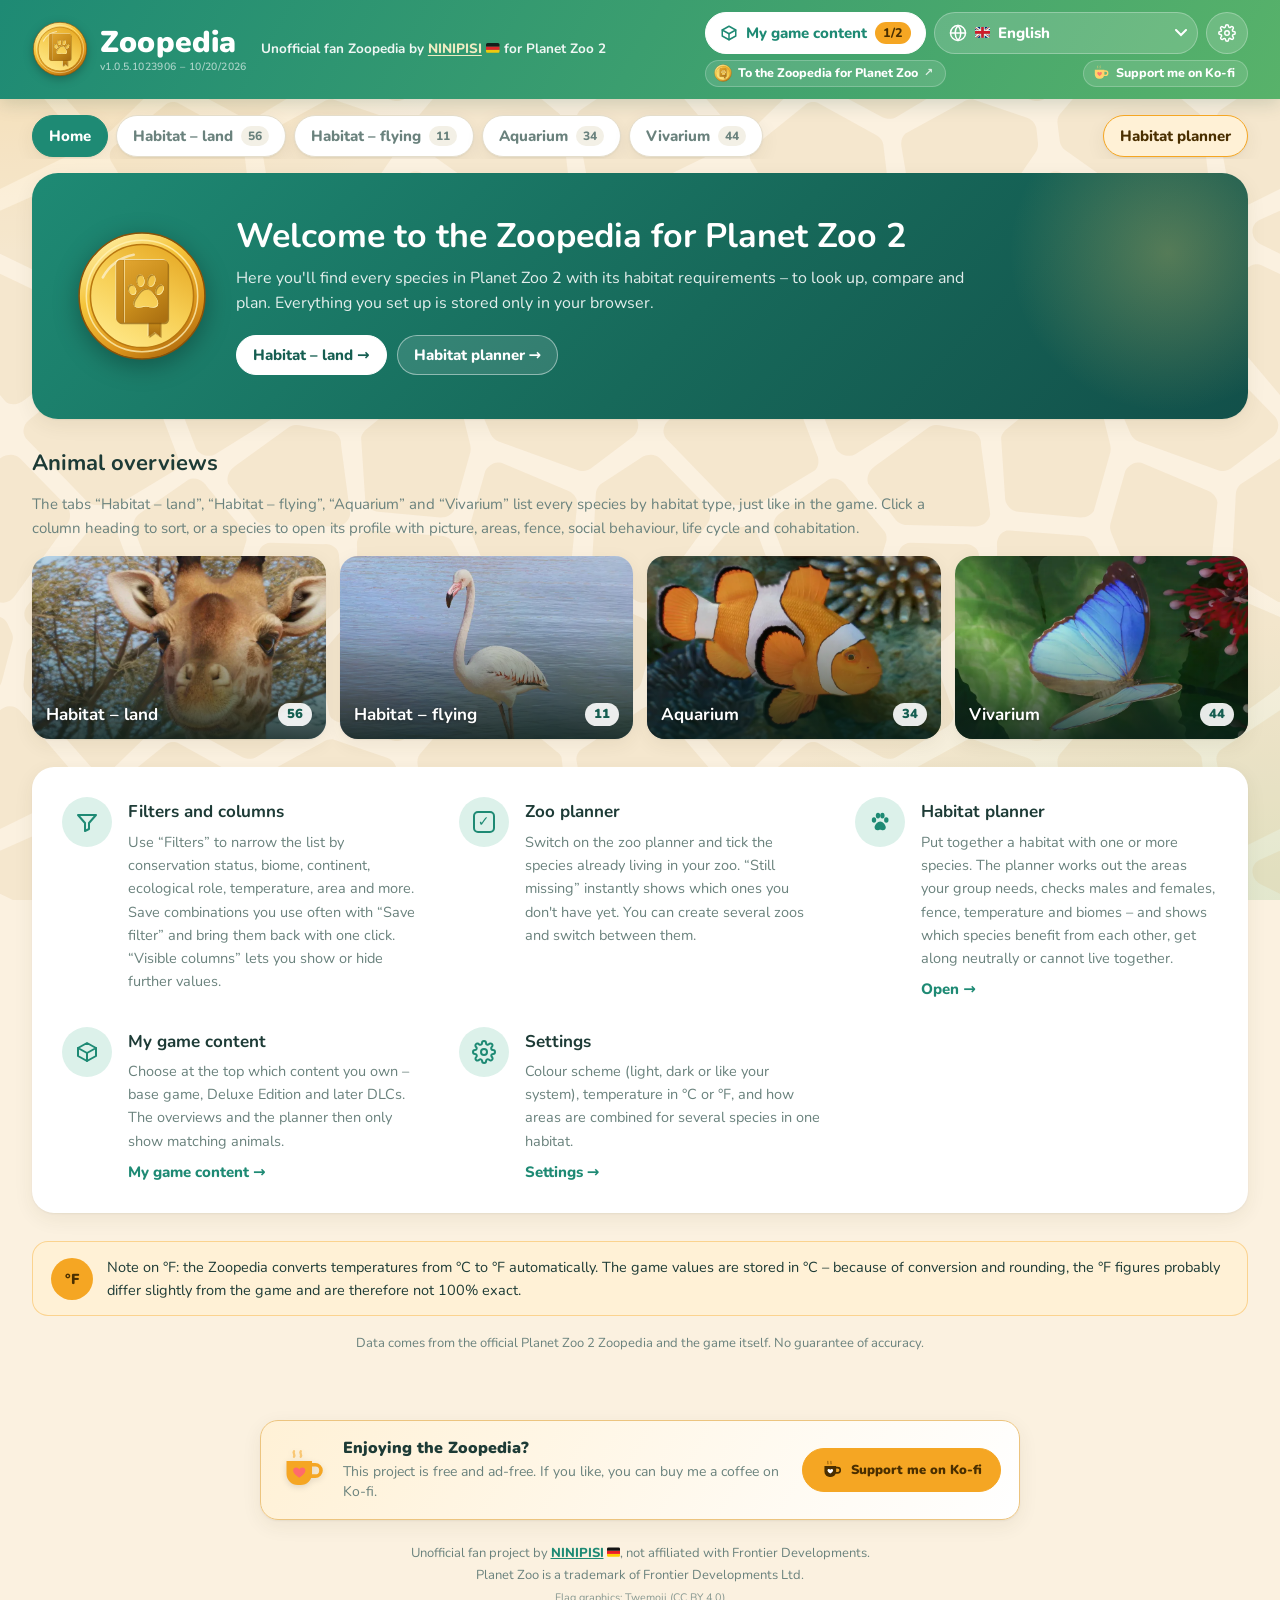
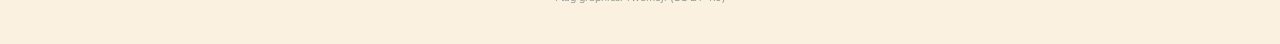
<file: index.html>
<!doctype html>
<html lang="de">
<head>
  <meta charset="utf-8">
  <meta name="viewport" content="width=device-width, initial-scale=1">
  <title>Zoopedia – Planet Zoo 2</title>
  <meta name="description" content="Inoffizielle Fan-Zoopedia für Planet Zoo 2: Gehege-Anforderungen, Tierdaten und Gehege-Planer.">
  <meta name="theme-color" content="#1e8a74">
  <!-- Seiten-Logo: Browser-Tab, Lesezeichen, Startbildschirm und Link-Vorschau -->
  <link rel="icon" type="image/svg+xml" href="assets/logo.svg">
  <link rel="icon" type="image/png" sizes="32x32" href="assets/icons/favicon-32.png">
  <link rel="icon" type="image/png" sizes="16x16" href="assets/icons/favicon-16.png">
  <link rel="shortcut icon" href="favicon.ico">
  <link rel="apple-touch-icon" sizes="180x180" href="assets/icons/apple-touch-icon.png">
  <link rel="manifest" href="site.webmanifest">
  <meta name="application-name" content="Zoopedia">
  <meta name="apple-mobile-web-app-title" content="Zoopedia">
  <meta property="og:type" content="website">
  <meta property="og:site_name" content="Zoopedia">
  <meta property="og:title" content="Zoopedia – Planet Zoo 2">
  <meta property="og:description" content="Inoffizielle Fan-Zoopedia für Planet Zoo 2: Gehege-Anforderungen, Tierdaten und Gehege-Planer.">
  <meta property="og:image" content="assets/icons/og-image.png">
  <meta property="og:image:width" content="1200">
  <meta property="og:image:height" content="630">
  <meta name="twitter:card" content="summary_large_image">
  <script>
    /* Farbschema sofort setzen, damit die Seite beim Laden nicht kurz falsch aufblitzt */
    try { var zs = JSON.parse(localStorage.getItem("zoopedia-pz2.v1") || "{}"); if (zs.theme === "light" || zs.theme === "dark") document.documentElement.setAttribute("data-theme", zs.theme); } catch (e) {}
  </script>
  <link rel="stylesheet" href="css/style.css">
</head>
<body>
  <header class="top">
    <div class="top-inner">
      <div class="brand">
        <a class="brand-home" href="#home" aria-label="Zoopedia">
          <img src="assets/logo.svg" alt="" width="56" height="56">
          <span class="brand-txt"><span class="brand-name">Zoopedia</span><span class="brand-ver" id="brandVer" hidden></span></span>
        </a>
        <span class="brand-tag" id="brandTag"></span>
      </div>
      <div class="top-right">
      <div class="top-actions">
        <button type="button" class="hdr-btn hdr-dlc" id="btnDlc" aria-haspopup="dialog">
          <svg class="ico" viewBox="0 0 24 24" fill="none" stroke="currentColor" stroke-width="2" stroke-linecap="round" stroke-linejoin="round" aria-hidden="true"><path d="M21 8l-9-5-9 5 9 5 9-5z"/><path d="M3 8v8l9 5 9-5V8"/><path d="M12 13v8"/></svg>
          <span class="lbl" id="btnDlcLabel"></span>
          <span class="count" id="btnDlcCount"></span>
        </button>
        <label class="hdr-btn hdr-lang">
          <svg class="ico" viewBox="0 0 24 24" fill="none" stroke="currentColor" stroke-width="2" stroke-linecap="round" aria-hidden="true"><circle cx="12" cy="12" r="10"/><path d="M2 12h20M12 2a15 15 0 0 1 0 20M12 2a15 15 0 0 0 0 20"/></svg>
          <select id="langSel"></select>
        </label>
        <button type="button" class="hdr-btn hdr-icon" id="btnSettings" aria-haspopup="dialog">
          <svg class="ico" viewBox="0 0 24 24" fill="none" stroke="currentColor" stroke-width="2" stroke-linecap="round" stroke-linejoin="round" aria-hidden="true"><circle cx="12" cy="12" r="3"/><path d="M19.4 15a1.7 1.7 0 0 0 .3 1.8l.1.1a2 2 0 1 1-2.8 2.8l-.1-.1a1.7 1.7 0 0 0-1.8-.3 1.7 1.7 0 0 0-1 1.5V21a2 2 0 1 1-4 0v-.1a1.7 1.7 0 0 0-1.1-1.5 1.7 1.7 0 0 0-1.8.3l-.1.1a2 2 0 1 1-2.8-2.8l.1-.1a1.7 1.7 0 0 0 .3-1.8 1.7 1.7 0 0 0-1.5-1H3a2 2 0 1 1 0-4h.1a1.7 1.7 0 0 0 1.5-1.1 1.7 1.7 0 0 0-.3-1.8l-.1-.1a2 2 0 1 1 2.8-2.8l.1.1a1.7 1.7 0 0 0 1.8.3h.1a1.7 1.7 0 0 0 1-1.5V3a2 2 0 1 1 4 0v.1a1.7 1.7 0 0 0 1 1.5 1.7 1.7 0 0 0 1.8-.3l.1-.1a2 2 0 1 1 2.8 2.8l-.1.1a1.7 1.7 0 0 0-.3 1.8v.1a1.7 1.7 0 0 0 1.5 1H21a2 2 0 1 1 0 4h-.1a1.7 1.7 0 0 0-1.5 1z"/></svg>
          <span class="lbl" id="btnSettingsLabel"></span>
        </button>
      </div>
        <div class="top-links">
          <a class="kofi-top sister-link" id="sisterLink" href="https://ninipisi.github.io/Planet-Zoo-Zoopedia-by-NINIPISI/#home" target="_blank" rel="noopener"></a>
          <a class="kofi-top" id="kofiTop" href="https://ko-fi.com/theniceguides" target="_blank" rel="noopener"></a>
        </div>
      </div>
    </div>
  </header>

  <nav class="tabs" id="tabs" role="tablist"></nav>
  <main id="view"></main>
  <footer id="footer"></footer>

  <dialog id="dlg" aria-labelledby="dlgTitle">
    <div class="dlg-head">
      <div><h2 id="dlgTitle"></h2><div class="dlg-tax" id="dlgTax" hidden></div><p class="dlg-sub" id="dlgSub" hidden></p></div>
      <button type="button" class="icon-btn" id="dlgX" aria-label="×">×</button>
    </div>
    <div class="dlg-body" id="dlgBody"></div>
    <div class="dlg-foot" id="dlgFoot"></div>
  </dialog>

  <script src="js/logic.js"></script>
  <script src="js/app.js"></script>
</body>
</html>
</file>
<file: css/style.css>
/* ===== Zoopedia für Planet Zoo 2 – Stil =====
   Alle Farben stehen als Variablen in :root (hell) und [data-theme="dark"] (dunkel).
   "Wie das System" = kein data-theme, dann entscheidet prefers-color-scheme. */

/* Flaggen-Emojis (Windows zeigt sonst nur Buchstaben). Twemoji, CC BY 4.0 – nur für Flaggen-Zeichen. */
@font-face { font-family: "Twemoji Country Flags"; font-display: swap; src: url("../fonts/TwemojiCountryFlags.woff2") format("woff2");
  unicode-range: U+1F1E6-1F1FF, U+1F3F4, U+E0062-E0063, U+E0065, U+E0067, U+E006C, U+E006E, U+E0073-E0074, U+E0077, U+E007F; }
@font-face { font-family: "Nunito"; font-weight: 200 1000; font-display: swap; src: url("../fonts/nunito-latin-wght-normal.woff2") format("woff2");
  unicode-range: U+0000-00FF,U+0131,U+0152-0153,U+02BB-02BC,U+02C6,U+02DA,U+02DC,U+2000-206F,U+20AC,U+2122,U+2191,U+2193,U+2212,U+2215,U+FEFF,U+FFFD; }
@font-face { font-family: "Nunito"; font-weight: 200 1000; font-display: swap; src: url("../fonts/nunito-latin-ext-wght-normal.woff2") format("woff2");
  unicode-range: U+0100-02BA,U+02BD-02C5,U+02C7-02CC,U+02CE-02D7,U+02DD-02FF,U+0304,U+0308,U+0329,U+1D00-1DBF,U+1E00-1E9F,U+1EF2-1EFF,U+2020,U+20A0-20AB,U+20AD-20C0,U+2113,U+2C60-2C7F,U+A720-A7FF; }
@font-face { font-family: "Nunito"; font-weight: 200 1000; font-display: swap; src: url("../fonts/nunito-cyrillic-wght-normal.woff2") format("woff2");
  unicode-range: U+0301,U+0400-045F,U+0490-0491,U+04B0-04B1,U+2116; }
@font-face { font-family: "Nunito"; font-weight: 200 1000; font-display: swap; src: url("../fonts/nunito-cyrillic-ext-wght-normal.woff2") format("woff2");
  unicode-range: U+0460-052F,U+1C80-1C88,U+20B4,U+2DE0-2DFF,U+A640-A69F,U+FE2E-FE2F; }

:root {
  --font: "Twemoji Country Flags", "Nunito", "Segoe UI", system-ui, -apple-system, "Hiragino Maru Gothic ProN", "Noto Sans JP", "Malgun Gothic", "Noto Sans KR",
          "PingFang SC", "Microsoft YaHei", "Noto Sans SC", "PingFang TC", "Microsoft JhengHei", "Noto Sans TC", "Leelawadee UI", "Noto Sans Thai", sans-serif;
  /* Hell (Standard): warmer Sand, frisches Grün-Türkis, sonniges Orange */
  --bg: #fbf1e0;
  --pattern: rgba(214, 168, 98, .14);
  --bg-deco-1: rgba(255, 196, 77, .22);
  --bg-deco-2: rgba(95, 179, 107, .16);
  --surface: #ffffff;
  --surface-2: #f3f0e6;
  --surface-3: #ebe7da;
  --line: #e4ddcb;
  --text: #1d3b36;
  --muted: #6a827d;
  --primary: #1e8a74;
  --primary-2: #2fa58a;
  --primary-ink: #ffffff;
  --primary-soft: #dcf1ea;
  --accent: #f5a623;
  --accent-soft: #fff1d6;
  --accent-ink: #4a2f00;
  --header-1: #1e8a74;
  --header-2: #58b26a;
  --header-ink: #ffffff;
  --good: #2e9e5b;
  --warn: #c77800;
  --bad: #d64933;
  --row-alt: #faf8f2;
  --row-hover: #fff4dc;
  --radius: 18px;
  --radius-s: 12px;
  --shadow: 0 1px 2px rgba(60, 50, 20, .06), 0 6px 20px rgba(60, 50, 20, .07);
  --shadow-lg: 0 20px 60px rgba(30, 40, 30, .25);
  color-scheme: light;
}

/* Dunkel: weiches Nacht-Türkis statt tiefem Schwarzblau */
@media (prefers-color-scheme: dark) {
  :root:not([data-theme="light"]) {
    --bg: #15282c; --pattern: rgba(255, 236, 200, .035); --bg-deco-1: rgba(255, 191, 71, .10); --bg-deco-2: rgba(76, 195, 165, .10);
    --surface: #1d343a; --surface-2: #233e44; --surface-3: #2a4950; --line: rgba(220, 245, 238, .12);
    --text: #eef6f3; --muted: #a2bdb8; --primary: #4cc3a5; --primary-2: #6fd6bb; --primary-ink: #0c2621; --primary-soft: rgba(76, 195, 165, .16);
    --accent: #ffbf47; --accent-soft: rgba(255, 191, 71, .14); --accent-ink: #3a2600;
    --header-1: #17594e; --header-2: #2c6e45; --header-ink: #ffffff;
    --good: #7fd69a; --warn: #ffc15c; --bad: #ff8a73; --row-alt: rgba(255,255,255,.025); --row-hover: rgba(255, 191, 71, .09);
    --shadow: 0 1px 2px rgba(0,0,0,.2), 0 8px 24px rgba(0,0,0,.22); --shadow-lg: 0 20px 60px rgba(0,0,0,.5);
    color-scheme: dark;
  }
}
:root[data-theme="dark"] {
  --bg: #15282c; --pattern: rgba(255, 236, 200, .035); --bg-deco-1: rgba(255, 191, 71, .10); --bg-deco-2: rgba(76, 195, 165, .10);
  --surface: #1d343a; --surface-2: #233e44; --surface-3: #2a4950; --line: rgba(220, 245, 238, .12);
  --text: #eef6f3; --muted: #a2bdb8; --primary: #4cc3a5; --primary-2: #6fd6bb; --primary-ink: #0c2621; --primary-soft: rgba(76, 195, 165, .16);
  --accent: #ffbf47; --accent-soft: rgba(255, 191, 71, .14); --accent-ink: #3a2600;
  --header-1: #17594e; --header-2: #2c6e45; --header-ink: #ffffff;
  --good: #7fd69a; --warn: #ffc15c; --bad: #ff8a73; --row-alt: rgba(255,255,255,.025); --row-hover: rgba(255, 191, 71, .09);
  --shadow: 0 1px 2px rgba(0,0,0,.2), 0 8px 24px rgba(0,0,0,.22); --shadow-lg: 0 20px 60px rgba(0,0,0,.5);
  color-scheme: dark;
}

* { box-sizing: border-box; }
html {
  background:
    radial-gradient(800px 420px at 0% 0%, var(--bg-deco-1), transparent 60%),
    radial-gradient(900px 520px at 100% 100%, var(--bg-deco-2), transparent 60%),
    var(--bg);
  background-attachment: fixed;
}
body { margin: 0; font-family: var(--font); color: var(--text); font-size: 15px; line-height: 1.5; min-height: 100vh; }
/* Hintergrund: Fleckenmuster im Stil einer Massai-Giraffe (eigene Grafik, assets/giraffe-muster.svg) */
body::before { content: ""; position: fixed; inset: 0; z-index: -1; pointer-events: none; background: var(--pattern);
  -webkit-mask: url("../assets/giraffe-muster.svg") 0 0 / 640px 640px repeat; mask: url("../assets/giraffe-muster.svg") 0 0 / 640px 640px repeat; }
button, input, select { font: inherit; color: inherit; }
a { color: var(--primary); font-weight: 800; }
:focus-visible { outline: 3px solid var(--accent); outline-offset: 2px; }
[hidden] { display: none !important; }
.ico { width: 18px; height: 18px; flex: none; }

/* ---- Kopfzeile ---- */
.top { background: linear-gradient(120deg, var(--header-1), var(--header-2)); color: var(--header-ink); box-shadow: 0 4px 18px rgba(20, 70, 50, .18); }
.top-inner { max-width: 1700px; margin: 0 auto; display: flex; align-items: center; justify-content: space-between; gap: 16px; padding: 12px clamp(14px, 3vw, 32px); }
.brand { display: flex; align-items: center; gap: 4px 14px; min-width: 0; flex-wrap: wrap; }
.brand-home { display: flex; align-items: center; gap: 12px; text-decoration: none; color: inherit; }
.brand-home img { width: 56px; height: 56px; filter: drop-shadow(0 3px 5px rgba(0,0,0,.25)); flex: none; }
.brand-name { font-weight: 900; font-size: clamp(22px, 3vw, 30px); letter-spacing: .2px; }
.brand-tag { font-size: 13.5px; font-weight: 700; opacity: .92; }
.brand-tag a { color: #fff3c9; text-decoration: underline; text-underline-offset: 2px; }
.brand-tag a:hover { color: #fff; }
.top-actions { display: flex; align-items: center; gap: 8px; flex: none; }
.hdr-btn {
  display: inline-flex; align-items: center; gap: 8px; height: 42px; padding: 0 14px; border-radius: 999px; cursor: pointer;
  background: rgba(255,255,255,.16); border: 1.5px solid rgba(255,255,255,.28); color: #fff; font-weight: 800; white-space: nowrap;
  transition: background .15s, border-color .15s;
}
.hdr-btn:hover { background: rgba(255,255,255,.26); border-color: rgba(255,255,255,.5); }
.hdr-dlc { background: #fff; color: var(--header-1); border-color: #fff; }
.hdr-dlc:hover { background: #fff8e6; border-color: #fff8e6; }
:root[data-theme="dark"] .hdr-dlc { color: #17594e; }
.hdr-dlc .count { background: var(--accent); color: var(--accent-ink); border-radius: 999px; padding: 0 8px; font-size: 12.5px; line-height: 22px; }
.hdr-icon { width: 42px; padding: 0; justify-content: center; }
.hdr-icon .lbl { display: none; }
.hdr-lang { padding-right: 6px; }
.hdr-lang select { appearance: none; background: transparent; border: 0; cursor: pointer; font-weight: 800; color: #fff; padding: 8px 22px 8px 0;
  background-image: url("data:image/svg+xml,%3Csvg xmlns='http://www.w3.org/2000/svg' width='12' height='8' viewBox='0 0 12 8'%3E%3Cpath d='M1 1l5 5 5-5' fill='none' stroke='%23ffffff' stroke-width='2' stroke-linecap='round'/%3E%3C/svg%3E");
  background-repeat: no-repeat; background-position: right 4px center; max-width: 220px; }
.hdr-lang select option { color: #1d3b36; background: #fff; }

/* ---- Tabs ---- */
.tabs { max-width: 1700px; margin: 0 auto; display: flex; gap: 8px; padding: 16px clamp(14px, 3vw, 32px) 2px; overflow-x: auto; scrollbar-width: thin; }
.tab {
  flex: none; display: inline-flex; align-items: center; gap: 8px; height: 42px; padding: 0 16px; border-radius: 999px; cursor: pointer;
  background: var(--surface); border: 1.5px solid var(--line); font-weight: 800; color: var(--muted); white-space: nowrap; box-shadow: var(--shadow);
}
.tab:hover { color: var(--text); border-color: var(--primary); }
.tab[aria-selected="true"] { background: var(--primary); border-color: var(--primary); color: var(--primary-ink); }
.tab .badge { min-width: 24px; padding: 0 7px; border-radius: 999px; background: var(--surface-2); color: var(--muted); font-size: 12px; text-align: center; line-height: 20px; }
.tab[aria-selected="true"] .badge { background: rgba(255,255,255,.25); color: inherit; }
.tab.empty-tab { opacity: .7; }
.tab.planner { margin-left: auto; background: var(--accent-soft); border-color: var(--accent); color: var(--accent-ink); }
:root[data-theme="dark"] .tab.planner { color: var(--accent); }
@media (prefers-color-scheme: dark) { :root:not([data-theme="light"]) .tab.planner { color: var(--accent); } }
.tab.planner[aria-selected="true"],
:root[data-theme="dark"] .tab.planner[aria-selected="true"] { background: var(--accent); color: var(--accent-ink); }
@media (prefers-color-scheme: dark) { :root:not([data-theme="light"]) .tab.planner[aria-selected="true"] { color: var(--accent-ink); } }

main { padding: 14px clamp(14px, 3vw, 32px) 40px; max-width: 1700px; margin: 0 auto; }
.banner { display: flex; gap: 10px; align-items: flex-start; background: var(--accent-soft); border: 1.5px solid color-mix(in srgb, var(--accent) 45%, transparent); color: var(--text); padding: 10px 14px; border-radius: var(--radius-s); margin-bottom: 12px; font-weight: 700; font-size: 14px; }
.lead { color: var(--muted); margin: 2px 2px 12px; font-size: 14px; }

/* ---- Karten / Buttons ---- */
.card { background: var(--surface); border: 1.5px solid var(--line); border-radius: var(--radius); box-shadow: var(--shadow); }
.btn { display: inline-flex; align-items: center; gap: 8px; height: 40px; padding: 0 16px; border-radius: 999px; cursor: pointer; font-weight: 800; white-space: nowrap;
  background: var(--surface); border: 1.5px solid var(--line); color: var(--text); }
.btn:hover { border-color: var(--primary); }
.btn[aria-expanded="true"] { background: var(--primary-soft); border-color: var(--primary); }
.btn-primary { background: var(--primary); border-color: var(--primary); color: var(--primary-ink); }
.btn-primary:hover { background: var(--primary-2); border-color: var(--primary-2); }
.btn-quiet { background: transparent; border-color: transparent; color: var(--muted); }
.btn-quiet:hover { color: var(--text); border-color: var(--line); }
.btn .pill { background: var(--accent); color: var(--accent-ink); border-radius: 999px; padding: 0 8px; font-size: 12px; line-height: 20px; }
.danger { color: var(--bad); }
.btn.danger:hover { border-color: var(--bad); }
.icon-btn { width: 36px; height: 36px; border-radius: 10px; cursor: pointer; background: transparent; border: 1.5px solid var(--line); color: var(--muted); font-size: 20px; line-height: 1; flex: none; }
.icon-btn:hover { color: var(--bad); border-color: var(--bad); }

/* ---- Werkzeugleiste + Filter ---- */
.toolbar { display: flex; align-items: center; gap: 10px; flex-wrap: wrap; padding: 12px; }
.search { flex: 1 1 280px; max-width: 520px; position: relative; display: block; }
.search input { width: 100%; height: 44px; border-radius: 999px; padding: 0 16px 0 44px; background: var(--surface-2); border: 1.5px solid transparent; }
.search input:focus { background: var(--surface); border-color: var(--primary); outline: none; }
.search input::placeholder { color: var(--muted); }
.search svg { position: absolute; left: 15px; top: 13px; width: 18px; height: 18px; color: var(--muted); }
.toolbar .spacer { flex: 1; }
.filter-panel { border-top: 1.5px solid var(--line); padding: 16px 18px 18px; display: grid; grid-template-columns: repeat(auto-fit, minmax(250px, 1fr)); gap: 18px 26px; }
.f-block h4 { margin: 0 0 8px; font-size: 13px; color: var(--muted); font-weight: 800; display: flex; align-items: center; gap: 6px; }
.f-hint { font-size: 12.5px; color: var(--muted); margin: 6px 0 0; }
.chips { display: flex; flex-wrap: wrap; gap: 6px; }
.chip { display: inline-flex; align-items: center; gap: 6px; height: 32px; padding: 0 12px; border-radius: 999px; background: var(--surface-2); border: 1.5px solid transparent; cursor: pointer; font-size: 13px; font-weight: 700; color: var(--text); }
.chip:hover { border-color: var(--line); }
.chip[aria-pressed="true"] { background: var(--primary-soft); border-color: var(--primary); }
.chip[aria-pressed="true"]::before { content: "✓"; color: var(--primary); font-weight: 900; }
.range-row { display: flex; align-items: center; gap: 8px; flex-wrap: wrap; }
.range-row label { display: inline-flex; align-items: center; gap: 6px; font-size: 13px; color: var(--muted); font-weight: 700; }
.num-in, .sel-in { height: 38px; border-radius: 10px; background: var(--surface-2); border: 1.5px solid transparent; padding: 0 10px; width: 96px; color: var(--text); }
.num-in:focus, .sel-in:focus { border-color: var(--primary); outline: none; background: var(--surface); }
.sel-in { width: auto; min-width: 140px; }
.check { display: inline-flex; align-items: center; gap: 8px; cursor: pointer; font-weight: 700; font-size: 14px; }
.check input { width: 18px; height: 18px; accent-color: var(--primary); }
.seg { display: inline-flex; padding: 3px; gap: 3px; background: var(--surface-2); border-radius: 999px; flex-wrap: wrap; }
.seg button { height: 32px; padding: 0 14px; border-radius: 999px; border: 0; background: transparent; cursor: pointer; font-weight: 800; font-size: 13px; color: var(--muted); }
.seg button[aria-pressed="true"] { background: var(--surface); color: var(--text); box-shadow: var(--shadow); }

/* ---- Tabelle ---- */
.table-meta { display: flex; justify-content: space-between; align-items: center; gap: 12px; margin: 16px 4px 8px; flex-wrap: wrap; color: var(--muted); font-weight: 800; font-size: 14px; }
.table-wrap { border-radius: var(--radius); border: 1.5px solid var(--line); overflow: auto; max-height: calc(100vh - 150px); background: var(--surface); box-shadow: var(--shadow); }
table.data { border-collapse: separate; border-spacing: 0; width: max-content; min-width: 100%; font-size: 14px; }
.data th, .data td { padding: 9px 12px; text-align: center; border-bottom: 1px solid var(--line); white-space: nowrap; }
.data thead th { position: sticky; background: var(--surface-2); z-index: 3; font-weight: 800; }
.data thead tr.grp th { top: 0; font-size: 12px; color: var(--primary); text-transform: uppercase; letter-spacing: .5px; border-left: 1px solid var(--line); background: var(--surface-3); }
.data thead tr.grp th[title] { cursor: help; }
.data thead tr.cols th { top: var(--grp-h, 36px); font-size: 13px; white-space: normal; vertical-align: bottom; line-height: 1.25; min-width: 86px; color: var(--text); }
.data th .u { color: var(--muted); font-weight: 700; font-size: 12px; }
.data th.sortable { cursor: pointer; user-select: none; }
.data th.sortable:hover { background: var(--primary-soft); }
.sort-arrow { display: inline-block; width: 12px; margin-left: 3px; color: var(--primary); font-size: 11px; }
.data td.left, .data th.left { text-align: left; }
.data tbody tr { cursor: pointer; }
.data tbody tr:nth-child(even) td { background: var(--row-alt); }
.data tbody tr:hover td { background: var(--row-hover); }
.data .sticky { position: sticky; left: 0; z-index: 2; box-shadow: 1px 0 0 var(--line); }
.data thead th.sticky { z-index: 5; }
.data tbody td.sticky { background: var(--surface); }
.data tbody tr:nth-child(even) td.sticky { background: color-mix(in srgb, var(--surface) 92%, var(--surface-2)); }
.data tbody tr:hover td.sticky { background: var(--row-hover); }
.data td.name { font-weight: 800; min-width: 210px; text-align: left; color: var(--text); }
.data td.name .nm { border-bottom: 1.5px dashed transparent; }
.data tbody tr:hover td.name .nm { border-bottom-color: var(--primary); }
.zero { color: var(--muted); opacity: .7; }
.mini { display: inline-flex; flex-wrap: wrap; gap: 4px; justify-content: center; max-width: 240px; white-space: normal; }
.tag { display: inline-flex; align-items: center; gap: 5px; padding: 1px 9px; border-radius: 999px; font-size: 12px; font-weight: 800; background: var(--surface-2); color: var(--text); }
.tag::before { content: ""; width: 7px; height: 7px; border-radius: 50%; background: var(--dot, var(--muted)); }
.tag.c { --dot: #3aa0c8; }
.b-desert { --dot: #e8a043; } .b-savannah { --dot: #c8b630; } .b-temperate { --dot: #5cb85c; } .b-taiga { --dot: #1f8a6a; }
.b-tundra { --dot: #8fc7e8; } .b-tropical { --dot: #20c29a; } .b-wetlands { --dot: #7a9a3a; } .b-lakesRivers { --dot: #3d8bfd; }
.b-estuarine { --dot: #6aa6a0; } .b-mangrove { --dot: #4f7d3b; } .b-reef { --dot: #ff7f6e; } .b-openSea { --dot: #1f5fbf; }
/* Arterhaltungszustand: Kürzel-Knopf wie im Spiel (Form aus der Spielgrafik, Farben aus den Einzelgrafiken) */
.st { --st: #b4a96e; display: inline-grid; place-items: center; width: 34px; height: 32px; flex: none; position: relative; cursor: help; vertical-align: middle; }
.st::before { content: ""; position: absolute; inset: 0; background: var(--st);
  -webkit-mask: url("../assets/status/badge-mask.png") center / 100% 100% no-repeat; mask: url("../assets/status/badge-mask.png") center / 100% 100% no-repeat; }
.st-code { position: relative; color: #fff; font-weight: 800; font-size: 13px; letter-spacing: .3px; text-shadow: 0 1px 1px rgba(60, 40, 20, .35); }
.st-ew { --st: #c16fa5; } .st-cr { --st: #b85a5a; } .st-en { --st: #eb8d01; } .st-vu { --st: #e6c036; } .st-nt { --st: #bdac34; }
.st-lc { --st: #b4a96e; } .st-dom { --st: #9e9777; } .st-dd { --st: #e7c48e; } .st-ne { --st: #e0ccac; }
.st-wrap { display: inline-flex; align-items: center; gap: 8px; font-weight: 800; }
.chip .st { width: 26px; height: 24px; } .chip .st-code { font-size: 10.5px; }
/* Anforderungs-Icons aus dem Spiel (weiß) auf dunkler Kachel */
.req-ic { display: inline-grid; place-items: center; width: 26px; height: 26px; border-radius: 6px; background: #1f5f5b; flex: none; vertical-align: middle; }
.req-ic img { width: 20px; height: 20px; display: block; }
.data th.has-ic { vertical-align: top; }
.data th.has-ic .req-ic { display: grid; margin: 0 auto 5px; width: 30px; height: 30px; }
.data th.has-ic .req-ic img { width: 24px; height: 24px; }
.data th .th-l { display: inline; }
/* Biome als quadratische Spiel-Icons */
.bi-ic { width: 26px; height: 26px; border-radius: 5px; display: inline-block; vertical-align: middle; box-shadow: 0 0 0 1px rgba(0,0,0,.08); cursor: help; }
.bi-list { display: inline-flex; gap: 3px; flex-wrap: wrap; justify-content: center; max-width: 150px; }
.bi-tag { display: inline-flex; align-items: center; gap: 6px; padding: 2px 10px 2px 2px; border-radius: 8px; background: var(--surface-2); font-size: 12.5px; font-weight: 800; }
.bi-tag .bi-ic { width: 24px; height: 24px; cursor: default; }
.chip .bi-ic { width: 22px; height: 22px; margin-left: -6px; }
/* Gäste können durchgehen: Haken / Kreuz wie in der offiziellen Zoopedia */
.walk-ic { width: 24px; height: 24px; vertical-align: middle; cursor: help; }
.walk-dd { display: inline-flex; align-items: center; gap: 6px; }
.walk-dd .walk-ic { width: 20px; height: 20px; }
.dlc-tag { font-size: 12px; font-weight: 800; padding: 2px 10px; border-radius: 999px; background: var(--surface-2); color: var(--muted); }
.dlc-tag.deluxe { background: var(--accent-soft); color: var(--accent-ink); }
:root[data-theme="dark"] .dlc-tag.deluxe { color: var(--accent); }
@media (prefers-color-scheme: dark) { :root:not([data-theme="light"]) .dlc-tag.deluxe { color: var(--accent); } }
.gift { width: 22px; height: auto; vertical-align: -4px; margin-left: 7px; cursor: help; }
.gift-tag::before { display: none; } .gift-tag .gift { margin: 0; width: 18px; }
.empty { padding: 36px 20px; text-align: center; color: var(--muted); font-weight: 700; }

/* ---- Spalten-Menü ---- */
.menu { position: relative; }
.menu > summary { list-style: none; }
.menu > summary::-webkit-details-marker { display: none; }
.menu-pop { position: absolute; right: 0; top: 46px; z-index: 30; width: 300px; max-height: 65vh; overflow: auto; padding: 14px 16px; display: grid; gap: 6px;
  background: var(--surface); border: 1.5px solid var(--line); border-radius: var(--radius-s); box-shadow: var(--shadow-lg); }
.menu-pop h5 { margin: 8px 0 2px; font-size: 12px; color: var(--primary); text-transform: uppercase; letter-spacing: .5px; }
.menu-pop h5:first-child { margin-top: 0; }

/* ---- Planer ---- */
.planner-grid { display: grid; grid-template-columns: minmax(0, 1.5fr) minmax(300px, 1fr); gap: 16px; align-items: start; }
.planner-card { padding: 18px; }
.planner-card h2 { margin: 0 0 6px; font-size: 20px; }
.hint { color: var(--muted); margin: 0 0 14px; }
.p-row { display: grid; grid-template-columns: minmax(180px, 1fr) 96px 96px 64px 40px; gap: 10px; align-items: end; padding: 12px; border-radius: 14px; background: var(--surface-2); margin-bottom: 10px; }
.p-row label { display: grid; gap: 4px; font-size: 12px; color: var(--muted); font-weight: 800; }
.p-row .sel-in, .p-row .num-in { width: 100%; background: var(--surface); font-size: 15px; font-weight: 700; }
.p-total { text-align: center; font-weight: 900; font-size: 18px; padding-bottom: 6px; color: var(--text); }
.p-notes { grid-column: 1 / -1; display: grid; gap: 3px; margin-top: 2px; font-size: 13px; font-weight: 700; }
.note-ok { color: var(--good); } .note-warn { color: var(--warn); } .note-bad { color: var(--bad); } .note-muted { color: var(--muted); font-weight: 600; }
.p-needs { grid-column: 1 / -1; display: flex; flex-wrap: wrap; gap: 6px; }
.stat { display: inline-flex; gap: 6px; align-items: baseline; padding: 3px 10px; border-radius: 999px; background: var(--surface); font-size: 12.5px; font-weight: 700; }
.stat b { font-weight: 900; }
.result-list { display: grid; gap: 8px; }
.res-tile { display: flex; justify-content: space-between; align-items: baseline; gap: 12px; padding: 12px 14px; border-radius: 12px; background: var(--surface-2); }
.res-tile .k { color: var(--muted); font-weight: 800; }
.res-tile .v { font-weight: 900; font-size: 20px; }
.res-tile .v small { font-size: 12px; color: var(--muted); font-weight: 700; margin-left: 3px; }
.res-sec { margin: 16px 0 6px; font-size: 12px; font-weight: 800; color: var(--primary); text-transform: uppercase; letter-spacing: .5px; }
.fence-line { padding: 10px 14px; border-radius: 12px; background: var(--surface-2); font-weight: 700; }
.row-actions { display: flex; gap: 10px; flex-wrap: wrap; margin-top: 6px; align-items: center; }

/* ---- Dialog ---- */
dialog { border: 0; border-radius: 22px; background: var(--surface); color: var(--text); padding: 0; width: min(560px, 94vw); max-height: 90vh; box-shadow: var(--shadow-lg); }
dialog.wide { width: min(860px, 94vw); }
dialog[open] { display: flex; flex-direction: column; }
dialog::backdrop { background: rgba(20, 35, 30, .45); backdrop-filter: blur(3px); }
.dlg-head { display: flex; justify-content: space-between; align-items: flex-start; gap: 12px; padding: 20px 22px 6px; }
.dlg-head h2 { margin: 0; font-size: 22px; line-height: 1.2; }
.dlg-tax { margin: 6px 0 0; }
.tax { display: flex; flex-wrap: wrap; gap: 2px 16px; font-size: 13.5px; color: var(--muted); line-height: 1.5; }
.tax b { font-weight: 800; font-style: italic; color: var(--text); }
.tax i { font-style: italic; font-weight: 500; }
.dlg-sub { margin: 4px 0 0; color: var(--muted); font-size: 13.5px; font-weight: 700; }
.dlg-body { padding: 8px 22px 18px; display: grid; gap: 18px; overflow: auto; }
.dlg-body h3 { margin: 0 0 8px; font-size: 13px; color: var(--primary); text-transform: uppercase; letter-spacing: .5px; }
.opt-list { display: grid; gap: 8px; }
.opt { display: flex; align-items: center; gap: 12px; padding: 12px 14px; border-radius: 14px; background: var(--surface-2); border: 1.5px solid transparent; cursor: pointer; font-weight: 800; }
.opt:has(input:checked) { border-color: var(--primary); background: var(--primary-soft); }
.opt input { width: 20px; height: 20px; accent-color: var(--primary); }
.opt small { margin-left: auto; color: var(--muted); font-weight: 700; }
.dlg-foot { display: flex; justify-content: space-between; gap: 10px; padding: 14px 22px 20px; border-top: 1.5px solid var(--line); flex-wrap: wrap; align-items: center; }
.dlg-foot .grow { flex: 1; }
.warn-box { padding: 10px 14px; border-radius: 12px; background: color-mix(in srgb, var(--bad) 12%, transparent); color: var(--bad); font-weight: 800; font-size: 14px; }

/* Detailansicht */
.d-hero { display: grid; grid-template-columns: 240px 1fr; gap: 16px; align-items: start; }
.d-hero-info { display: grid; gap: 10px; align-content: start; }
.d-img { margin: 0; aspect-ratio: 4 / 3; border-radius: 14px; overflow: hidden; background: var(--surface-2); }
.d-img img { width: 100%; height: 100%; object-fit: cover; display: block; }
.d-img-ph { height: 100%; display: flex; flex-direction: column; align-items: center; justify-content: center; gap: 8px; padding: 12px; text-align: center;
  color: var(--muted); font-size: 12.5px; font-weight: 700; border: 2px dashed var(--line); border-radius: 14px;
  background: repeating-linear-gradient(135deg, transparent 0 12px, color-mix(in srgb, var(--line) 35%, transparent) 12px 24px); }
.d-img-ph svg { width: 42px; height: 42px; opacity: .55; }
@media (max-width: 560px) { .d-hero { grid-template-columns: 1fr; } .d-img { max-width: 280px; } }
.badges { display: flex; flex-wrap: wrap; gap: 6px; align-items: center; }
.detail-grid { display: grid; grid-template-columns: repeat(auto-fit, minmax(240px, 1fr)); gap: 14px; }
.d-sec { background: var(--surface-2); border-radius: 14px; padding: 12px 14px; }
.d-sec h3 { margin-bottom: 6px; }
.d-sec dl { display: grid; grid-template-columns: 1fr auto; gap: 4px 12px; margin: 0; font-size: 14px; }
.d-sec dt { color: var(--muted); font-weight: 700; }
.d-sec dd { margin: 0; font-weight: 800; text-align: right; }
.area-table { width: 100%; border-collapse: collapse; font-size: 13.5px; }
.area-table th, .area-table td { padding: 6px 8px; text-align: right; border-bottom: 1px solid var(--line); }
.area-table th:first-child, .area-table td:first-child { text-align: left; }
.area-table thead th { color: var(--muted); font-size: 12px; font-weight: 800; }
.area-table td { font-weight: 800; }
.area-table td:first-child { color: var(--muted); font-weight: 700; }

footer { padding: 26px clamp(14px, 3vw, 32px) 36px; color: var(--muted); font-size: 13px; text-align: center; line-height: 1.7; }
footer small { opacity: .8; }

@media (max-width: 900px) {
  .planner-grid { grid-template-columns: 1fr; }
  .p-row { grid-template-columns: 1fr 1fr 1fr; }
  .p-row .sp { grid-column: 1 / -1; }
  .table-wrap { max-height: none; }
  .data td.name { min-width: 150px; }
  .tab.planner { margin-left: 0; }
}
@media (max-width: 720px) {
  .top-inner { flex-wrap: wrap; }
  .top-actions { width: 100%; flex-wrap: wrap; }
  .hdr-dlc { flex: 1 1 100%; justify-content: center; }
  .hdr-lang { flex: 1; min-width: 0; }
  .hdr-lang select { max-width: none; width: 100%; }
  .brand-home img { width: 46px; height: 46px; }
}
@media (prefers-reduced-motion: reduce) { * { transition: none !important; scroll-behavior: auto !important; } }
.d-hero .mini { justify-content: flex-start; max-width: none; }

/* Gespeicherte Filter */
.presets { display: flex; align-items: center; gap: 8px; flex-wrap: wrap; padding: 0 12px 12px; }
.presets-lbl { font-size: 13px; font-weight: 800; color: var(--muted); }
.preset-wrap { display: inline-flex; align-items: center; }
.preset-wrap .chip { border-top-right-radius: 0; border-bottom-right-radius: 0; padding-right: 8px; }
.preset-x { height: 32px; width: 28px; border: 1.5px solid transparent; border-left: 1px solid var(--line); background: var(--surface-2); color: var(--muted);
  border-radius: 0 999px 999px 0; cursor: pointer; font-size: 16px; line-height: 1; }
.preset-x:hover { color: var(--bad); }
.preset-wrap:has(.chip[aria-pressed="true"]) .preset-x { background: var(--primary-soft); border-color: var(--primary); border-left-color: var(--primary); }
.preset-add { background: transparent; border: 1.5px dashed var(--line); color: var(--primary); cursor: pointer; }
.preset-add:hover { border-color: var(--primary); }
.preset-add.muted { color: var(--muted); }
.presets .menu-pop { top: 40px; }

/* Wissenschaftlicher Name unter dem Tiernamen in der Tabelle */
.data td.name .sci { display: block; font-size: 12px; font-weight: 500; font-style: italic; color: var(--muted); margin-top: 1px; }
.tax-sci { flex-basis: 100%; }

/* Vergesellschaftung im Tierprofil */
.rel-row { display: grid; grid-template-columns: minmax(150px, 220px) 1fr; gap: 6px 14px; align-items: start; padding: 4px 0; }
.rel-lbl { color: var(--muted); font-weight: 700; font-size: 14px; padding-top: 6px; }
.rel-chip { font-size: 13px; }
.rel-ok::before { content: "✓"; color: var(--good); font-weight: 900; }
.rel-bad::before { content: "✕"; color: var(--bad); font-weight: 900; }
@media (max-width: 560px) { .rel-row { grid-template-columns: 1fr; } }

/* Ko-fi-Kasten in der Fußzeile */
.kofi { max-width: 760px; margin: 0 auto 22px; display: flex; align-items: center; gap: 16px; padding: 16px 18px; text-align: left;
  background: linear-gradient(120deg, var(--accent-soft), var(--surface)); border-color: color-mix(in srgb, var(--accent) 45%, var(--line)); }
.kofi > .cup { width: 48px; height: 48px; flex: none; color: var(--accent); filter: drop-shadow(0 2px 3px rgba(0,0,0,.12)); }
.kofi-text { display: grid; gap: 2px; flex: 1; font-size: 14px; color: var(--muted); line-height: 1.45; }
.kofi-text strong { color: var(--text); font-size: 16px; font-weight: 900; }
.kofi-btn { flex: none; text-decoration: none; background: var(--accent); border-color: var(--accent); color: var(--accent-ink); font-weight: 900; height: 44px; padding: 0 18px; }
.kofi-btn:hover { background: color-mix(in srgb, var(--accent) 85%, #fff); border-color: var(--accent); }
.kofi-btn .cup { width: 22px; height: 22px; --kofi-heart: #fff; }
@media (max-width: 640px) { .kofi { flex-direction: column; text-align: center; } .kofi-btn { width: 100%; justify-content: center; } }

/* Ko-fi dezent im Kopfbereich, rechts unter der Sprachauswahl */
.top-right { display: flex; flex-direction: column; align-items: flex-end; gap: 6px; flex: none; }
.kofi-top { display: inline-flex; align-items: center; gap: 6px; padding: 3px 12px 3px 8px; border-radius: 999px; font-size: 12.5px; font-weight: 800;
  color: #fff; text-decoration: none; background: rgba(255,255,255,.12); border: 1px solid rgba(255,255,255,.22); transition: background .15s, border-color .15s; }
.kofi-top:hover { background: rgba(255,255,255,.24); border-color: rgba(255,255,255,.45); color: #fff; }
.kofi-top .cup { width: 18px; height: 18px; color: #ffd36b; --kofi-heart: #ff7a6b; }
/* Zweite Zeile rechts oben: Link zur PZ1-Zoopedia (beginnt bündig unter „Meine Spielinhalte“) und Ko-fi */
.top-links { align-self: stretch; display: flex; justify-content: space-between; align-items: center; gap: 8px; flex-wrap: wrap; }
.sister-link .sister-logo { width: 18px; height: 18px; }
.sister-link .sister-arrow { opacity: .8; font-size: 11px; }
.top-links #kofiTop { margin-left: auto; }
@media (max-width: 720px) { .top-right { width: 100%; align-items: stretch; } }

/* Steam-Link in „Meine Spielinhalte“ */
.opt-row { display: flex; align-items: stretch; gap: 8px; }
.opt-row .opt { flex: 1; min-width: 0; }
.steam-link { display: inline-flex; align-items: center; gap: 6px; padding: 0 14px; border-radius: 14px; font-size: 13px; font-weight: 800; text-decoration: none;
  color: var(--text); background: var(--surface-2); border: 1.5px solid var(--line); white-space: nowrap; }
.steam-link:hover { border-color: var(--primary); color: var(--primary); }
.steam-link .ico { width: 16px; height: 16px; }

/* ===== Zooplaner ===== */
.zoo-toggle[aria-pressed="true"] { background: var(--primary); color: var(--primary-ink, #fff); border-color: var(--primary); }
.zoo-box { display: inline-grid; place-items: center; width: 18px; height: 18px; border-radius: 5px; border: 2px solid var(--muted); font-size: 12px; font-weight: 900; line-height: 1; color: transparent; }
.zoo-toggle[aria-pressed="true"] .zoo-box { color: inherit; border-color: currentColor; }
.zoo-panel { margin: 0 12px 12px; padding: 12px 14px; border-radius: 14px; background: var(--primary-soft); }
.zoo-bar { display: flex; flex-wrap: wrap; gap: 10px 16px; align-items: center; }
.zoo-pick, .zoo-show { display: inline-flex; align-items: center; gap: 8px; }
.zoo-lbl { font-weight: 800; font-size: 13px; color: var(--muted); }
.zoo-tools { display: inline-flex; gap: 6px; align-items: center; position: relative; }
.zoo-tools .btn { height: 38px; }
.zoo-count { margin-left: auto; font-weight: 900; color: var(--primary); }
.owned-seg button { white-space: nowrap; }
.own-lbl { display: inline-grid; place-items: center; width: 30px; height: 30px; margin: -4px 6px -4px -6px; vertical-align: middle; cursor: pointer; float: left; }
.own-cb { width: 20px; height: 20px; accent-color: var(--primary); cursor: pointer; }
.data td.name .nm-box { display: block; overflow: hidden; }
.data.zoo-on tbody tr.owned td { background: color-mix(in srgb, var(--primary-soft) 70%, var(--surface)); }
.data.zoo-on tbody tr.owned td.name .nm::after { content: ""; }
.own-foot { margin-right: auto; font-weight: 700; }
@media (max-width: 720px) { .zoo-count { margin-left: 0; width: 100%; } }

/* Tierprofil */
.d-mini-h { font-size: 11.5px; font-weight: 800; text-transform: uppercase; letter-spacing: .5px; color: var(--muted); margin-bottom: -4px; }
.type-chip { font-size: 13px; }
.d-sec h3 { display: flex; align-items: center; gap: 8px; }
.d-dl dt { display: flex; align-items: center; gap: 7px; }
.d-dl dt .req-ic { width: 22px; height: 22px; } .d-dl dt .req-ic img { width: 17px; height: 17px; }
.area-scroll { overflow-x: auto; }
.area-table thead th { vertical-align: bottom; text-align: center !important; }
.area-table thead th .req-ic { display: grid; margin: 0 auto 4px; }
.area-table thead th span { display: block; white-space: normal; line-height: 1.2; }
.area-table td { text-align: center; }
.rel-neutral::before { content: "○"; color: var(--muted); font-weight: 900; }
.stat .req-ic { width: 20px; height: 20px; align-self: center; } .stat .req-ic img { width: 15px; height: 15px; }
.res-tile .k { display: inline-flex; align-items: center; gap: 8px; }

/* Spaltenauswahl über der Tabelle, rechtsbündig */
.table-meta { align-items: center; }
.table-meta .tm-hint { font-weight: 600; margin-left: auto; text-align: right; }
.table-meta .menu { flex: none; }
.table-meta .menu > summary.btn { height: 38px; }
@media (max-width: 720px) { .table-meta .tm-hint { margin-left: 0; text-align: left; } .table-meta .menu { margin-left: auto; } }

/* Flächenfilter: Vergleichszeichen per Klick wechseln */
.op-btn { width: 38px; height: 38px; border-radius: 10px; border: 1.5px solid var(--line); background: var(--surface); color: var(--primary);
  font-size: 20px; font-weight: 900; line-height: 1; cursor: pointer; margin-right: 6px; flex: none; }
.op-btn:hover { border-color: var(--primary); background: var(--primary-soft); }

/* Startseite */
.home { display: grid; gap: 28px; max-width: 1280px; margin: 0 auto; }
.home-hero { position: relative; overflow: hidden; display: flex; gap: 28px; align-items: center; padding: clamp(22px, 4vw, 44px);
  border-radius: 26px; color: #fff; background: linear-gradient(135deg, #1e8a74 0%, #17695a 55%, #12504a 100%); box-shadow: var(--shadow); }
.home-hero::after { content: ""; position: absolute; right: -80px; top: -80px; width: 320px; height: 320px; border-radius: 50%;
  background: radial-gradient(circle, rgba(255, 211, 107, .28), transparent 70%); pointer-events: none; }
.home-logo { flex: none; width: clamp(84px, 11vw, 132px); height: auto; filter: drop-shadow(0 6px 12px rgba(0,0,0,.3)); position: relative; z-index: 1; }
.home-hero-txt { position: relative; z-index: 1; }
.home-hero h2 { margin: 0 0 10px; font-size: clamp(22px, 3vw, 34px); line-height: 1.15; }
.home-hero p { margin: 0; font-size: 16px; line-height: 1.6; max-width: 760px; color: rgba(255,255,255,.88); }
.home-cta { display: flex; flex-wrap: wrap; gap: 10px; margin-top: 18px; }
.btn.btn-light { background: #fff; color: #155e51; border-color: #fff; }
.btn.btn-light:hover { background: #fff6e3; }
.btn.btn-ghost { background: rgba(255,255,255,.12); color: #fff; border-color: rgba(255,255,255,.45); }
.btn.btn-ghost:hover { background: rgba(255,255,255,.2); }
.home-sec { display: grid; gap: 12px; }
.home-h { margin: 0; font-size: 22px; }
.home-lead { margin: 0; color: var(--muted); line-height: 1.6; max-width: 900px; font-size: 15px; }
.home-tiles { display: grid; grid-template-columns: repeat(auto-fit, minmax(220px, 1fr)); gap: 14px; margin-top: 4px; }
.home-tile { position: relative; overflow: hidden; aspect-ratio: 16 / 10; border: 0; padding: 0; border-radius: 18px; cursor: pointer;
  background: var(--surface-2); box-shadow: var(--shadow); text-align: left; font: inherit; }
.home-tile img { position: absolute; inset: 0; width: 100%; height: 100%; object-fit: cover; transition: transform .35s ease; }
.home-tile::after { content: ""; position: absolute; inset: 0; background: linear-gradient(180deg, transparent 40%, rgba(10, 30, 26, .82)); }
.home-tile:hover img, .home-tile:focus-visible img { transform: scale(1.06); }
.home-tile-txt { position: absolute; left: 14px; right: 14px; bottom: 12px; z-index: 1; display: flex; align-items: center; justify-content: space-between; gap: 8px; color: #fff; }
.home-tile-txt b { font-size: 17px; text-shadow: 0 1px 3px rgba(0,0,0,.4); }
.home-tile-n { min-width: 32px; padding: 2px 9px; border-radius: 999px; background: rgba(255,255,255,.9); color: #155e51; font-weight: 900; font-size: 13px; text-align: center; }
.home-panel { background: var(--surface); border-radius: 22px; padding: clamp(18px, 3vw, 30px); box-shadow: var(--shadow); }
.home-feats { display: grid; grid-template-columns: repeat(auto-fit, minmax(320px, 1fr)); gap: 26px 34px; }
.home-feat { display: flex; gap: 16px; align-items: flex-start; }
.home-feat h3 { margin: 2px 0 6px; font-size: 17px; }
.home-feat p { margin: 0; line-height: 1.6; color: var(--muted); font-size: 14.5px; }
.home-bubble { flex: none; display: grid; place-items: center; width: 50px; height: 50px; border-radius: 50%; background: var(--primary-soft); color: var(--primary); }
.home-bubble .ico, .home-bubble > svg { width: 24px; height: 24px; }
.home-bubble .zoo-box { width: 22px; height: 22px; font-size: 14px; }
.zoo-box.on { color: var(--primary); border-color: var(--primary); }
.home-link { margin-top: 8px; padding: 0; border: 0; background: none; color: var(--primary); font: inherit; font-weight: 800; cursor: pointer; }
.home-link:hover { text-decoration: underline; }
.home-note { display: flex; gap: 14px; align-items: center; padding: 14px 18px; border-radius: 16px; line-height: 1.55; font-size: 14.5px;
  background: var(--accent-soft); color: var(--text); border: 1.5px solid color-mix(in srgb, var(--accent) 40%, transparent); }
.home-note-ic { flex: none; display: grid; place-items: center; width: 42px; height: 42px; border-radius: 50%; background: var(--accent); color: var(--accent-ink, #3a2600); font-weight: 900; }
.home-foot { text-align: center; margin: -10px 0 0; color: var(--muted); font-size: 13px; }
@media (max-width: 640px) { .home-hero { flex-direction: column; text-align: center; } .home-cta { justify-content: center; } .home-feats { grid-template-columns: 1fr; } }
@media (max-width: 640px) { .home-tiles { grid-template-columns: repeat(2, 1fr); gap: 10px; } .home-tile-txt b { font-size: 14px; } }
/* Versionsnummer dezent unter dem Seitennamen */
.brand-txt { display: flex; flex-direction: column; line-height: 1.05; }
.brand-ver { font-size: 10.5px; font-weight: 600; letter-spacing: .4px; opacity: .6; margin-top: 3px; font-variant-numeric: tabular-nums; cursor: default; }
/* Persönliche Spalten-Ansichten */
.cols-pop { width: 340px; }
.cols-views { display: grid; gap: 8px; padding-bottom: 10px; margin-bottom: 4px; border-bottom: 1.5px solid var(--line); }
.cols-views h5 { margin: 0; }
.cols-save { display: flex; gap: 6px; }
.cols-save .num-in { flex: 1; width: auto; min-width: 0; }
.cols-save .btn { height: 38px; }
.home-visits { text-align: center; margin: -18px 0 0; color: var(--muted); font-size: 13px; font-weight: 700; font-variant-numeric: tabular-nums; }
/* Farbmorphen im Tierprofil */
.morphs { display: grid; grid-template-columns: repeat(auto-fill, minmax(150px, 1fr)); gap: 12px; }
.morph { margin: 0; display: grid; justify-items: center; gap: 8px; text-align: center; padding: 10px 8px; border-radius: 14px; background: var(--surface); }
.morph-pic { width: 92px; height: 92px; border-radius: 50%; background: #fff2dd; display: grid; place-items: center; overflow: hidden; }
.morph-pic img { width: 100%; height: 100%; object-fit: contain; }
.morph-pic svg { width: 36px; height: 36px; color: #c9b48f; }
.morph figcaption { display: grid; gap: 2px; font-size: 12.5px; line-height: 1.35; color: var(--muted); }
.morph figcaption b { color: var(--text); font-size: 13.5px; }
.chip.static { cursor: default; }
.tag.nodot::before { display: none; }
</file>
